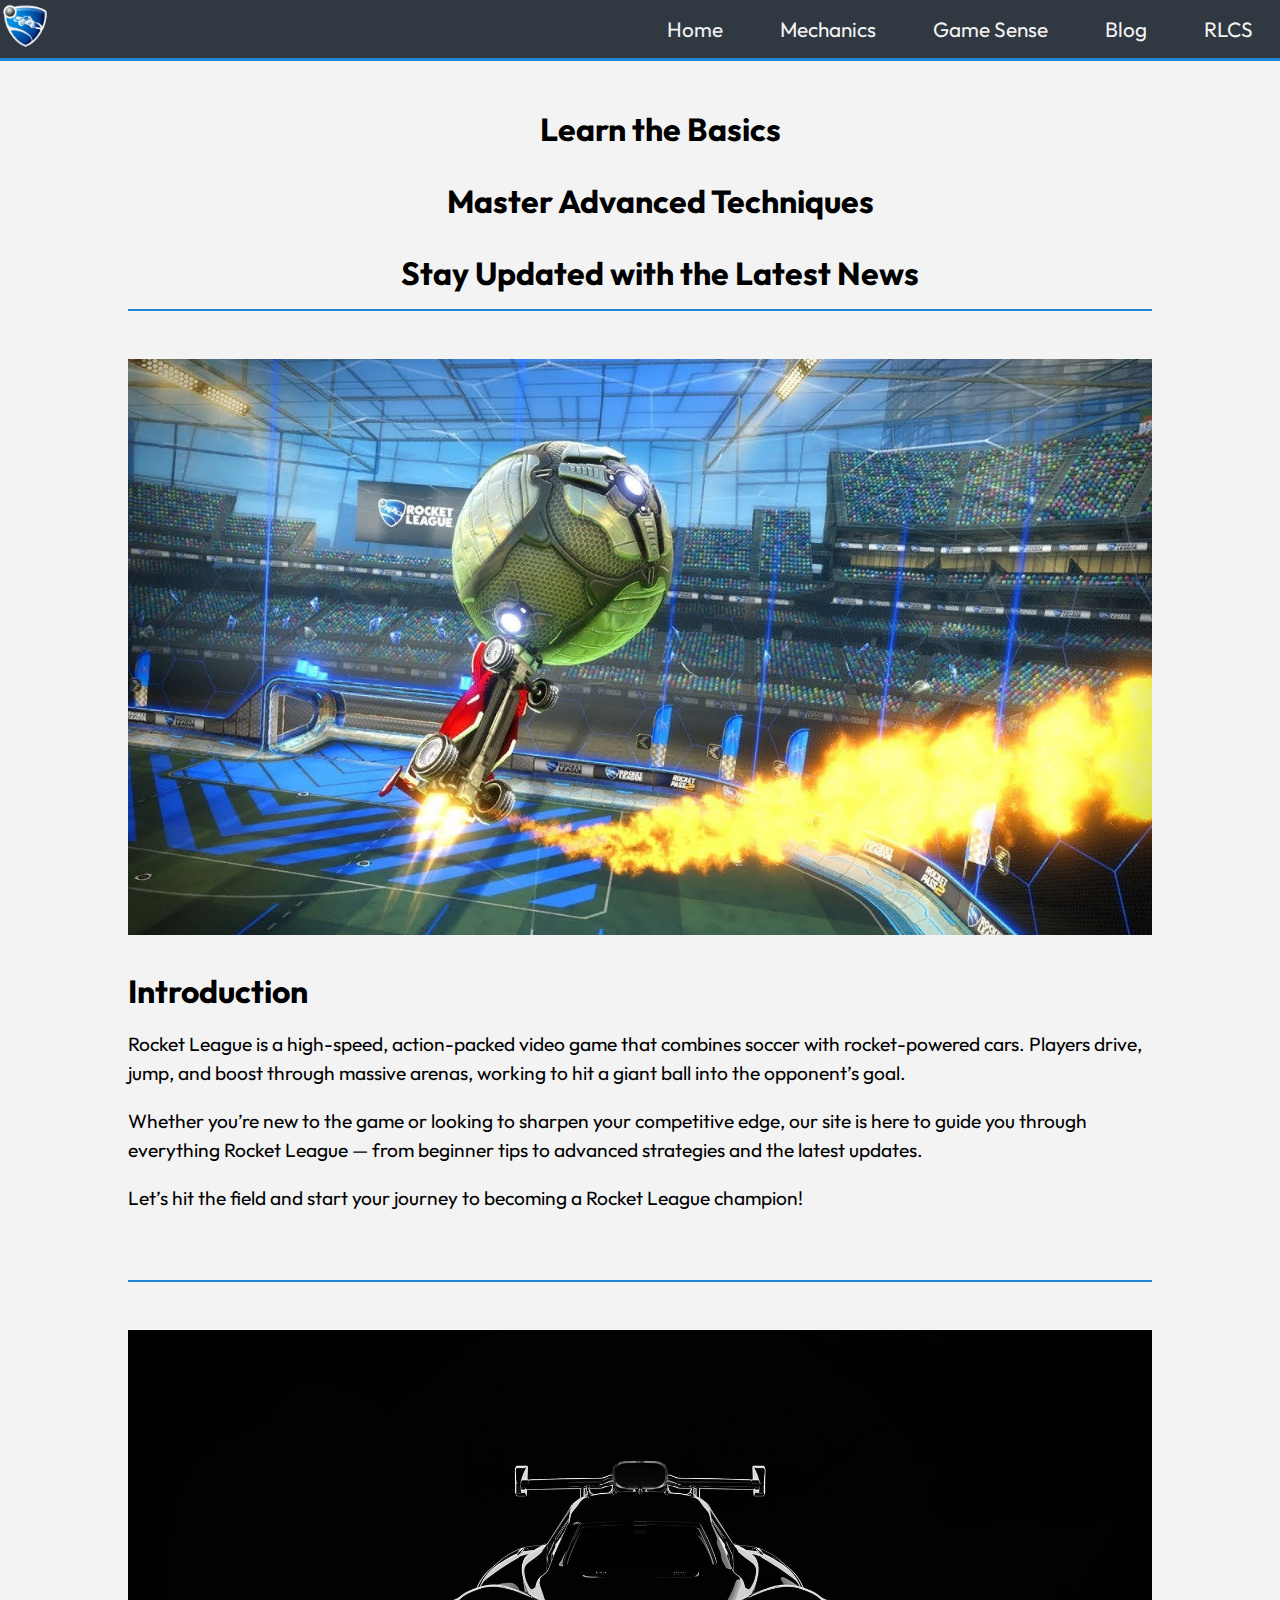
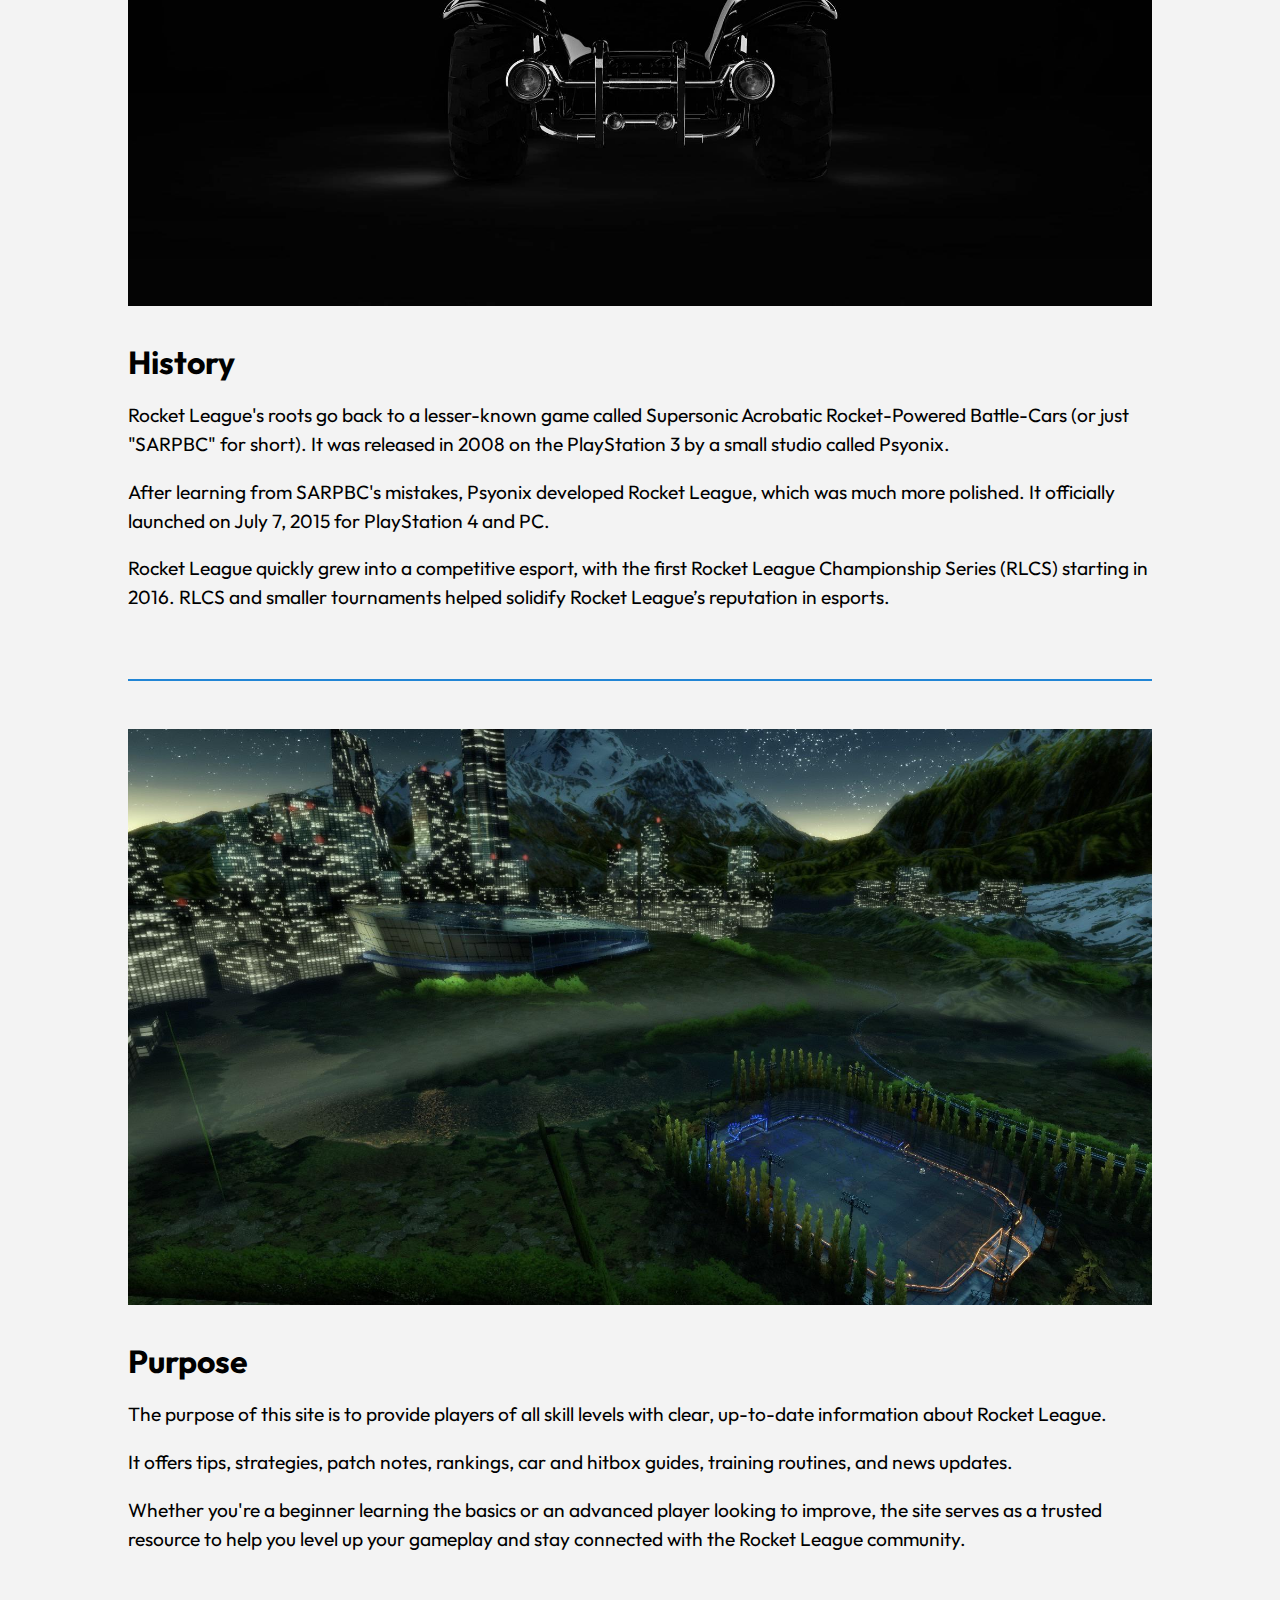
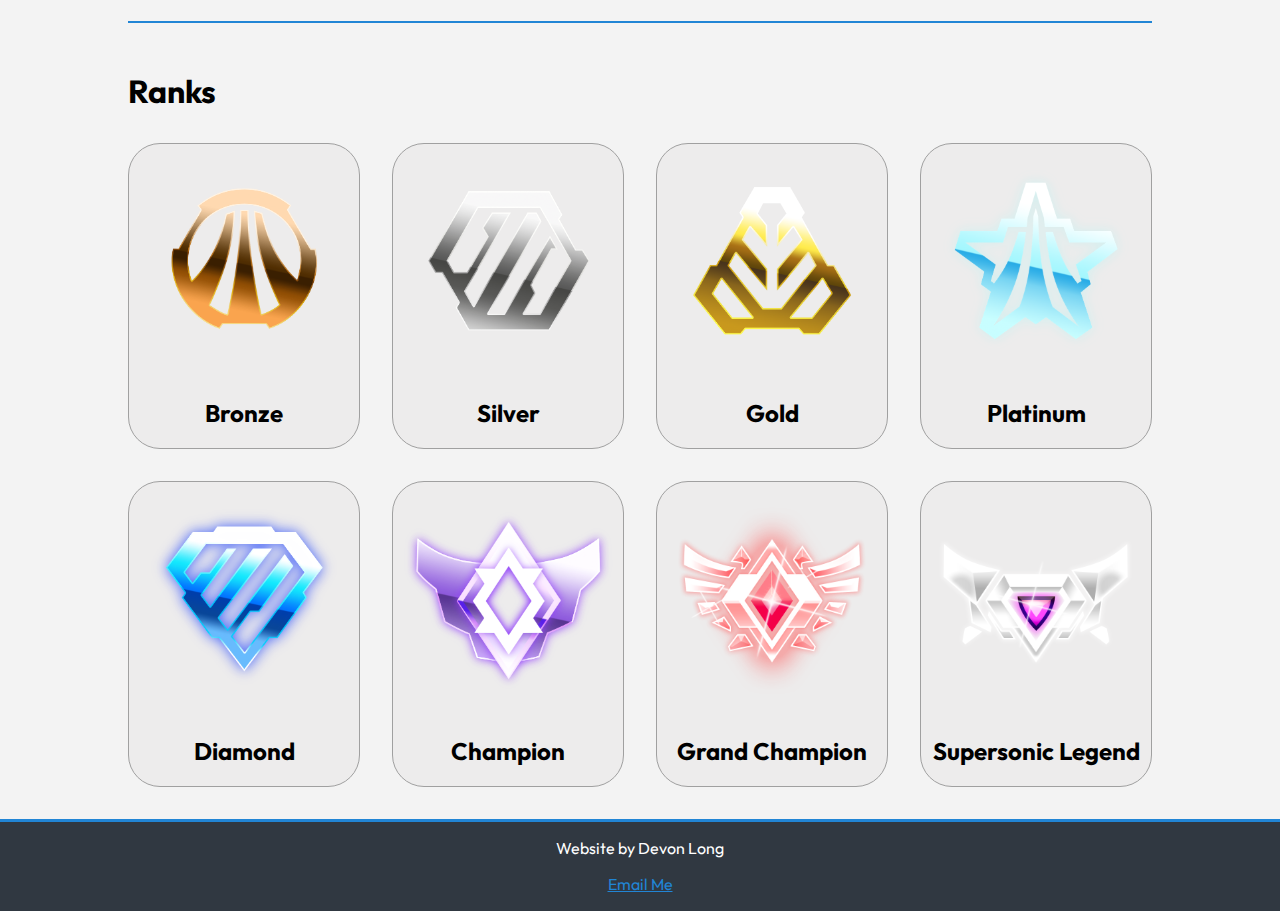
<file: index.html>
<!DOCTYPE html>
<html lang="en">
<head>
    <meta charset="UTF-8">
    <meta name="viewport" content="width=device-width, initial-scale=1.0">
    <title>How-to Rocket League</title>
    <link href="style.css" rel="stylesheet" type="text/css">
    <link href="https://fonts.googleapis.com/css2?family=Outfit:wght@100..900&display=swap" rel="stylesheet">
</head>

<body>
    <header>
        <div class="navbar">
            <img src="images/logo.png" alt="logo">
            <nav>
                <ul>
                    <li><a href=index.html>Home</a></li>
                    <li><a href="mechanics.html">Mechanics</a></li>
                    <li><a href="gamesense.html">Game Sense</a></li>
                    <li><a href="https://rocketleaguemechs.wordpress.com/2024/11/03/rocket-leagues-mechanics/">Blog</a></li>
                    <li><a href="https://liquipedia.net/rocketleague/Rocket_League_Championship_Series/2025">RLCS</a></li>
                </ul>
            </nav>
        </div>
    </header>

    <ul class="topInfo">
        <li>Learn the Basics</li>
        <li>Master Advanced Techniques</li>
        <li>Stay Updated with the Latest News</li>
    </ul>
    <hr class="customHR">

    <div class="container">
        <div>
            <img src="images/introPic.jpg" alt="Mid-air car soccer">
        </div>
        <div>
            <h3>Introduction</h3>
            <p>Rocket League is a high-speed, action-packed video game that 
                combines soccer with rocket-powered cars. Players drive, 
                jump, and boost through massive arenas, working to hit a 
                giant ball into the opponent’s goal.
            <p>
                Whether you’re new to 
                the game or looking to sharpen your competitive edge, our 
                site is here to guide you through everything Rocket League — 
                from beginner tips to advanced strategies and the latest 
                updates.
            </p>
            <p>
                Let’s hit the field and start your journey to 
                becoming a Rocket League champion!</p>
            </p>
        </div>
    </div>
    <hr>
    <div class="container">
        <div>
            <img src="images/black_car.jpg" alt="black octane">
        </div>
        <div>
            <h3>History</h3>
            <p>Rocket League's roots go back to a lesser-known game called Supersonic Acrobatic Rocket-Powered Battle-Cars (or just "SARPBC" for short). 
                It was released in 2008 on the PlayStation 3 by a small studio called Psyonix. </p>
            <p>After learning from SARPBC's mistakes, Psyonix developed 
                Rocket League, which was much more polished. It officially launched on July 7, 2015 for PlayStation 4 and PC.</p> 
            <p>Rocket League quickly grew 
                into a competitive esport, with the first Rocket League Championship Series (RLCS) starting in 2016. RLCS and smaller tournaments helped 
                solidify Rocket League’s reputation in esports.</p> 
        </div>
    </div>
    <hr>
    <div class="container">
        <div>
            <img src="images/purposeStadium.jpg" alt="stadium">
        </div>
        <div>
        <h3>Purpose</h3>
            <p>The purpose of this site is to provide players of all skill levels with clear, up-to-date information about Rocket League.  </p>
            <p>It offers tips, strategies, patch notes, rankings, car and hitbox guides, training routines, and news updates.</p> 
            <p>Whether you're a beginner learning the basics or an advanced player looking to improve, the site serves as a trusted 
                resource to help you level up your gameplay and stay connected with the Rocket League community.</p> 
                
        
        </div>
    </div>
    <hr>
    <h1 id="ranksH1">Ranks</h1>
    <div class="rank-container">

        <div>
            <img src="images/bronze.png" alt="bronze logo">
            <h2>Bronze</h2>
        </div>
        <div>
            <img src="images/silver.png" alt="silver logo">
            <h2>Silver</h2>
        </div>
        <div>
            <img src="images/gold.png" alt="gold logo">
            <h2>Gold</h2>
        </div>
        <div>
            <img src="images/plat.png" alt="plat logo">
            <h2>Platinum</h2>
        </div>
        <div>
            <img src="images/diamond.png" alt="diamond logo">
            <h2>Diamond</h2>
        </div>
        <div>
            <img src="images/champ.png" alt="champ logo">
            <h2>Champion</h2>
        </div>
        <div>
            <img src="images/gc.png" alt="grand-champ logo">
            <h2>Grand Champion</h2>
        </div>
        <div>
            <img src="images/ssl.png" alt="supersonic legend logo">
            <h2>Supersonic Legend</h2>
        </div>
    </div>
</body>

<footer>    
    <p>Website by Devon Long</p>
    <p><a href="mailto:dlong4@scholar.yc.edu">Email Me</a></p>
</footer>

</html>
</file>
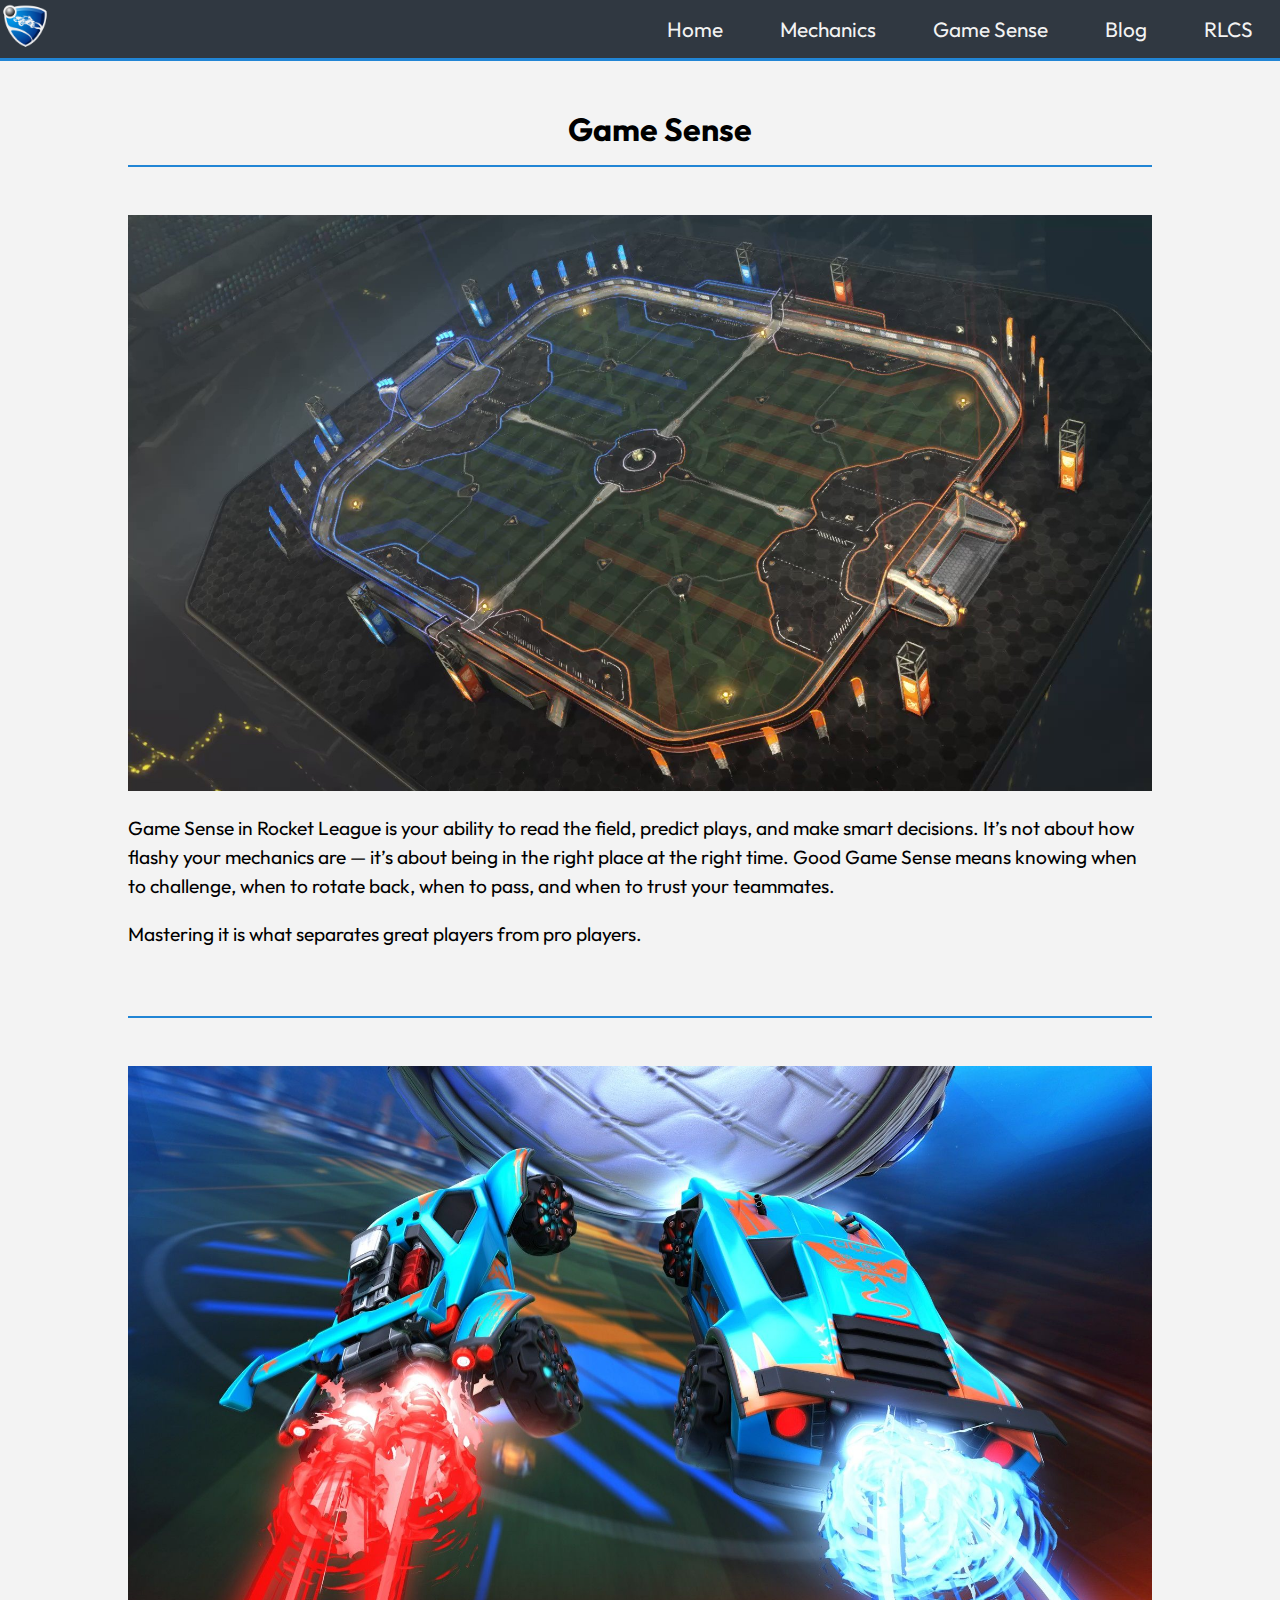
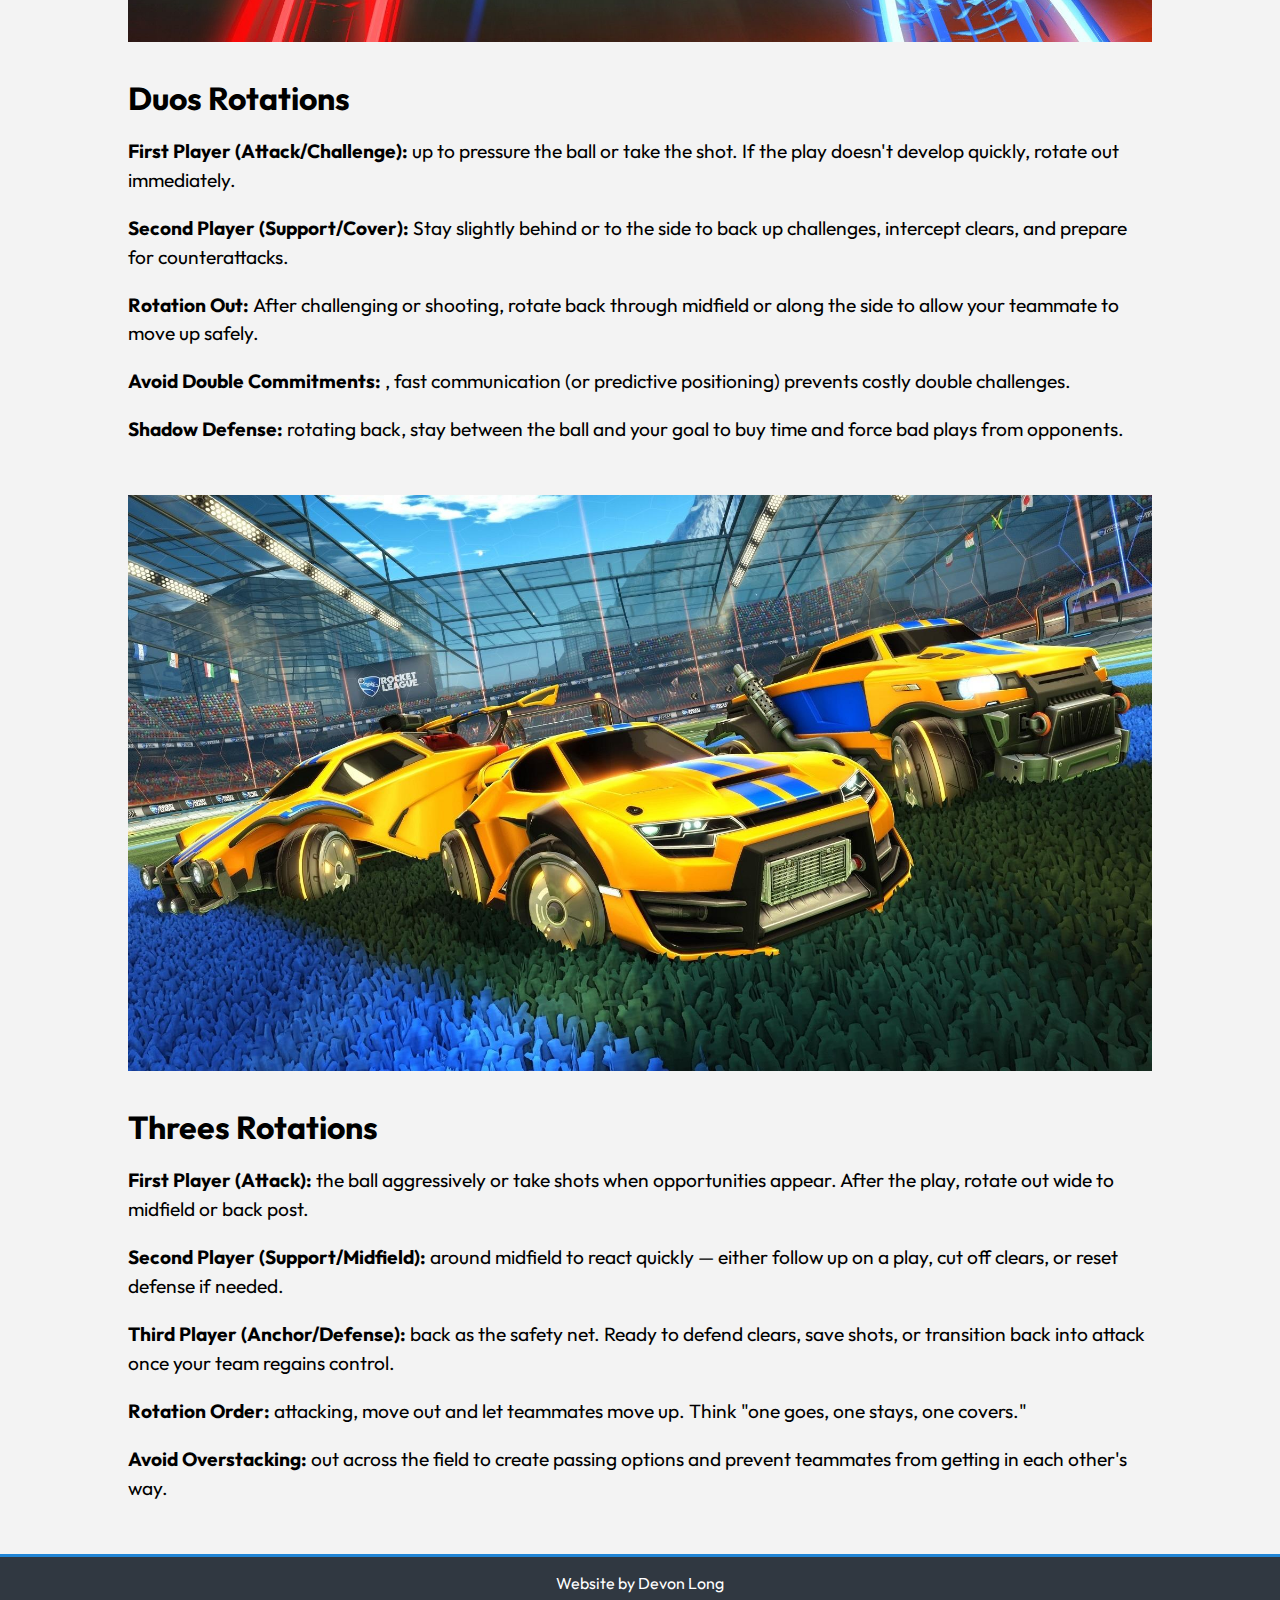
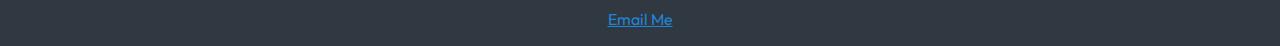
<file: gamesense.html>
<!DOCTYPE html>
<html lang="en">
<head>
    <meta charset="UTF-8">
    <meta name="viewport" content="width=device-width, initial-scale=1.0">
    <title>How-To Rocket League Gamesense</title>
    <link href="style.css" rel="stylesheet" type="text/css">
    <link href="https://fonts.googleapis.com/css2?family=Outfit:wght@100..900&display=swap" rel="stylesheet">
</head>

<body>
    <header>
        <div class="navbar">
            <img src="images/logo.png" alt="logo">
            <nav>
                <ul>
                    <li><a href=index.html>Home</a></li>
                    <li><a href="mechanics.html">Mechanics</a></li>
                    <li><a href="gamesense.html">Game Sense</a></li>
                    <li><a href="https://rocketleaguemechs.wordpress.com/2024/11/03/rocket-leagues-mechanics/">Blog</a></li>
                    <li><a href="https://liquipedia.net/rocketleague/Rocket_League_Championship_Series/2025">RLCS</a></li>
                </ul>
            </nav>
        </div>
    </header>

    <ul class="topInfo">
        <li>Game Sense</li>
    </ul>
    <hr class="customHR">
    <div class="container">
    <div id="gameSensePhoto">
        <img src="images/topDown.jpg" alt="mechanics photo">
        <p>Game Sense in Rocket League is your ability to read the field, predict plays, and make smart decisions.
            It’s not about how flashy your mechanics are — it’s about being in the right place at the right time.
            Good Game Sense means knowing when to challenge, when to rotate back, when to pass, and when to trust your teammates.</p>
        <p>Mastering it is what separates great players from pro players.</p>
    </div>
</div>
    <hr>
    <div class="container">
        <div>
            <img src="images/duos.jpg" alt="duo team">
        </div>
        <div>
            <h3>Duos Rotations</h3>
            <p><b>First Player (Attack/Challenge): </b> up to pressure the ball or take the shot. If the play doesn't develop quickly, rotate out immediately.</p>
            <p><b>Second Player (Support/Cover): </b>Stay slightly behind or to the side to back up challenges, intercept clears, and prepare for counterattacks.</p>
            <p><b>Rotation Out: </b>After challenging or shooting, rotate back through midfield or along the side to allow your teammate to move up safely.</p>
            <p><b>Avoid Double Commitments: </b>, fast communication (or predictive positioning) prevents costly double challenges.</p>
            <p><b>Shadow Defense: </b> rotating back, stay between the ball and your goal to buy time and force bad plays from opponents.</p>
        </div>
        <div>
            <img src="images/threes.jpg" alt="threes team">
        </div>
        <div>
            <h3>Threes Rotations</h3>
            <p><b>First Player (Attack): </b> the ball aggressively or take shots when opportunities appear. After the play, rotate out wide to midfield or back post.</p>
            <p><b>Second Player (Support/Midfield): </b> around midfield to react quickly — either follow up on a play, cut off clears, or reset defense if needed.</p>
            <p><b>Third Player (Anchor/Defense): </b> back as the safety net. Ready to defend clears, save shots, or transition back into attack once your team regains control.</p>
            <p><b>Rotation Order: </b> attacking, move out and let teammates move up. Think "one goes, one stays, one covers."</p>
            <p><b>Avoid Overstacking: </b> out across the field to create passing options and prevent teammates from getting in each other's way.</p>
        </div>
    </div>
</body>
<footer>    
    <p>Website by Devon Long</p>
    <p><a href="mailto:dlong4@scholar.yc.edu">Email Me</a></p>
</footer>
</file>
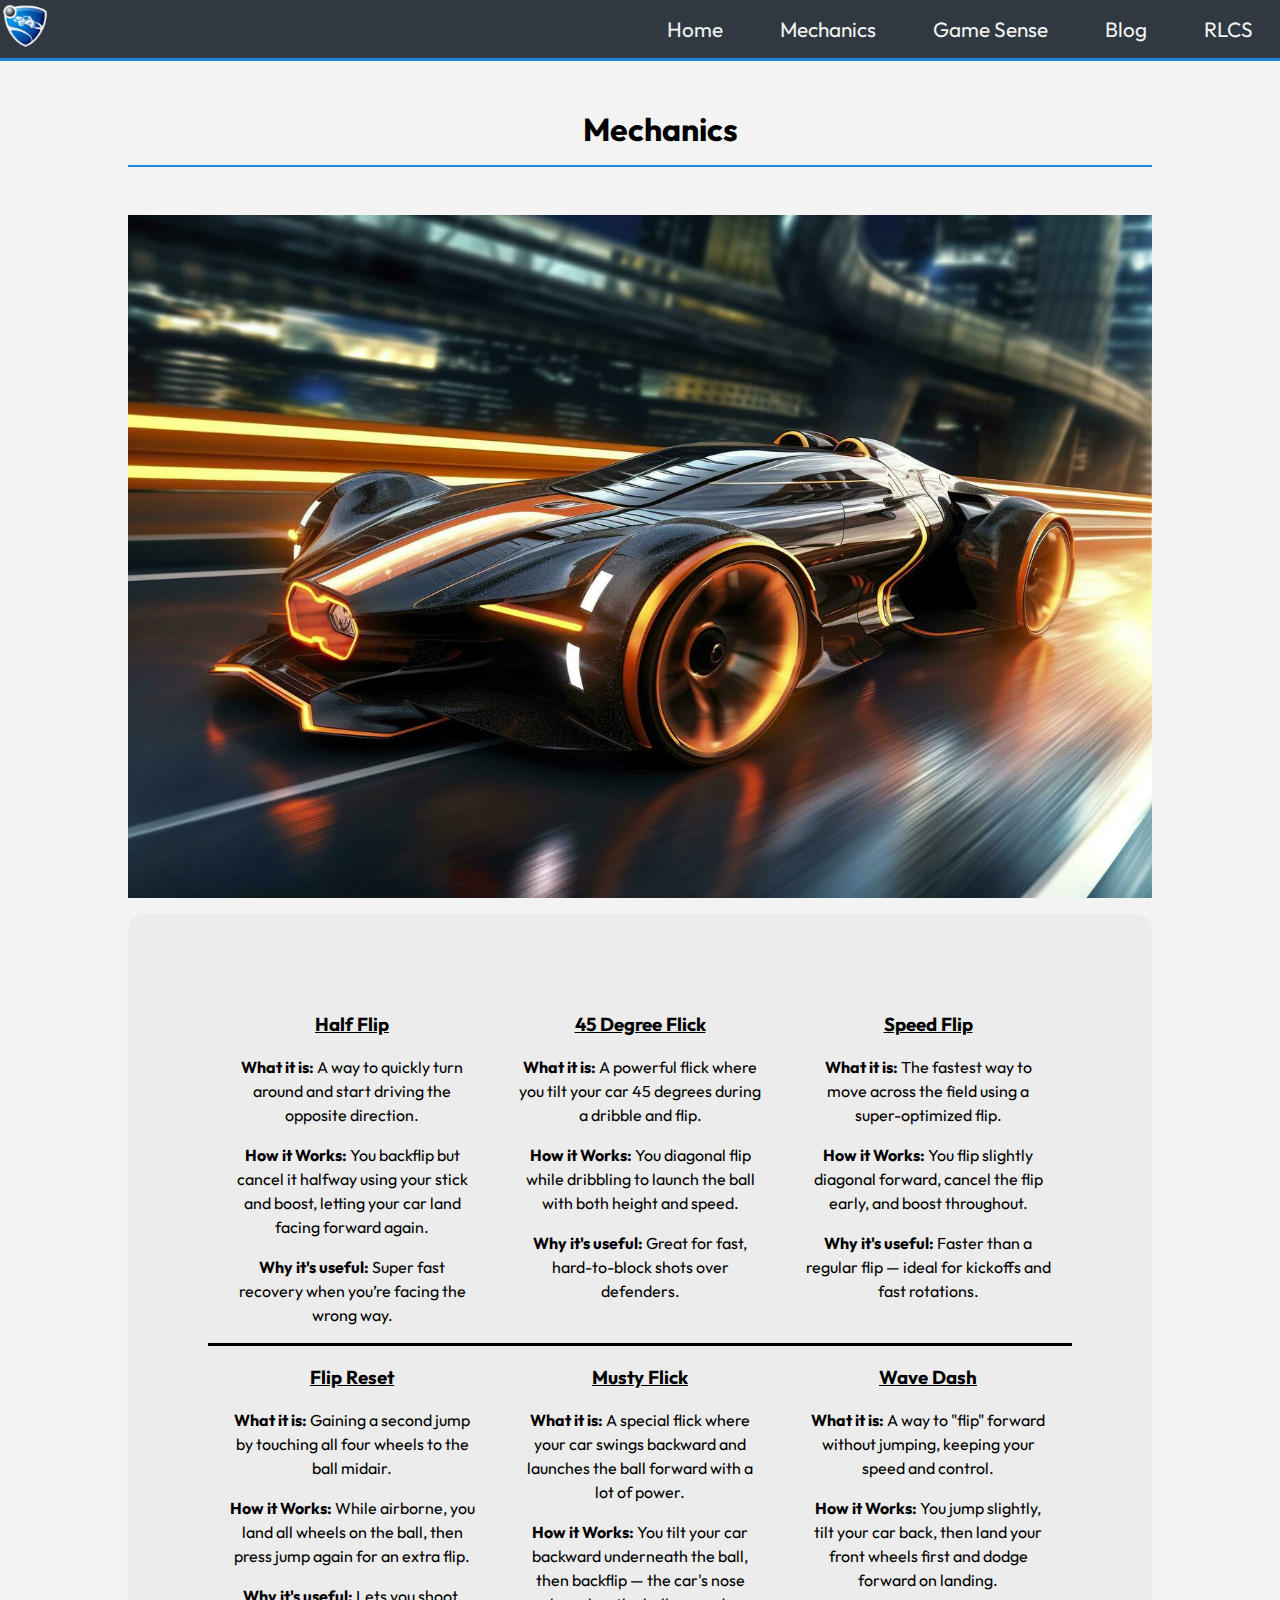
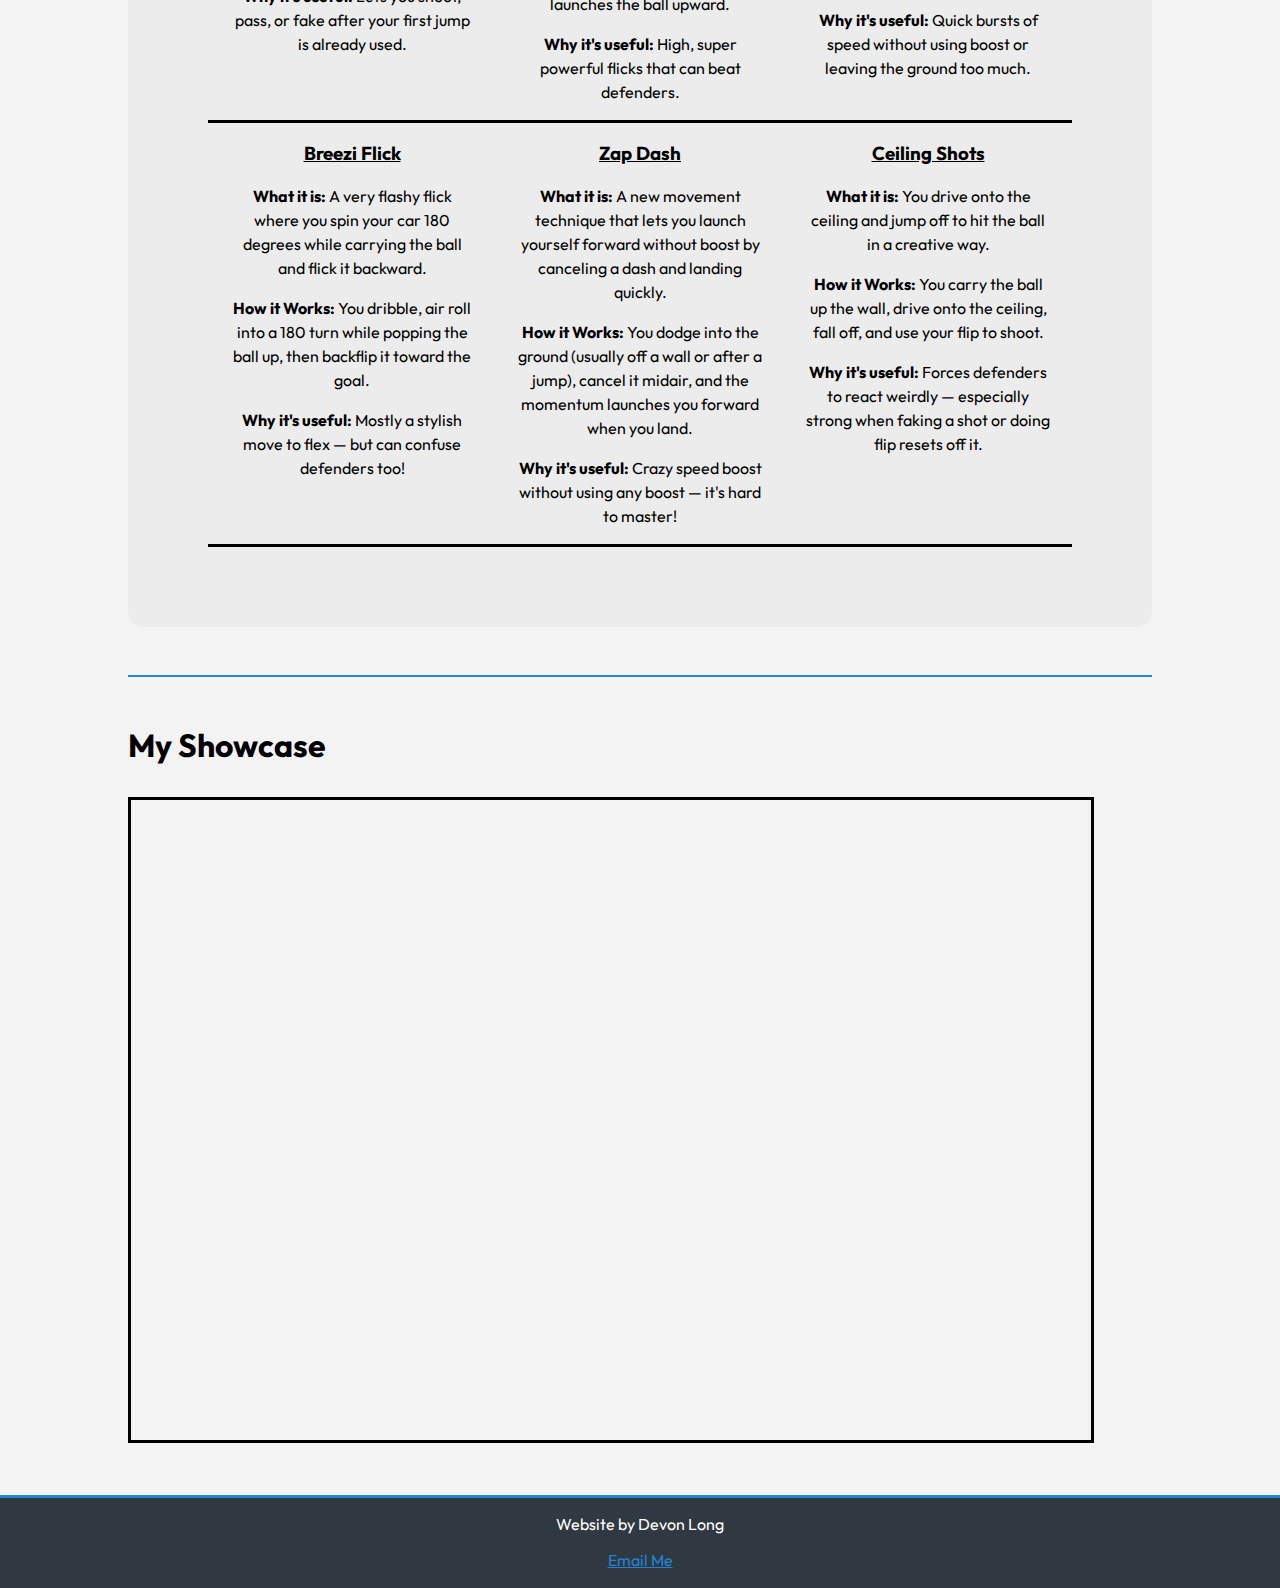
<file: mechanics.html>
<!DOCTYPE html>
<html lang="en">
<head>
    <meta charset="UTF-8">
    <meta name="viewport" content="width=device-width, initial-scale=1.0">
    <title>How-To Rocket League Mechanics</title>
    <link href="style.css" rel="stylesheet" type="text/css">
    <link href="https://fonts.googleapis.com/css2?family=Outfit:wght@100..900&display=swap" rel="stylesheet">
</head>

<body>
    <header>
        <div class="navbar">
            <img src="images/logo.png" alt="logo">
            <nav>
                <ul>
                    <li><a href="index.html">Home</a></li>
                    <li><a href="mechanics.html">Mechanics</a></li>
                    <li><a href="gamesense.html">Game Sense</a></li>
                    <li><a href="https://rocketleaguemechs.wordpress.com/2024/11/03/rocket-leagues-mechanics/">Blog</a></li>
                    <li><a href="https://liquipedia.net/rocketleague/Rocket_League_Championship_Series/2025">RLCS</a></li>
                </ul>
            </nav>
        </div>
    </header>

    <ul class="topInfo">
        <li>Mechanics</li>
    </ul>
    <hr class="customHR">

    <div class="container">
        <img src="images/mechanicsPhoto.jpg" alt="mechanics photo">
    </div>

    <div class="mechanics-container">
        <div>
            <h3>Half Flip</h3>
            <p><b>What it is: </b>A way to quickly turn around and start driving the opposite direction.</p>
            <p><b>How it Works: </b>You backflip but cancel it halfway using your stick and boost, letting your car land facing forward again.</p>
            <p><b>Why it's useful: </b>Super fast recovery when you’re facing the wrong way.</p>
        </div>
        <div>
            <h3>45 Degree Flick</h3>
            <p><b>What it is: </b>A powerful flick where you tilt your car 45 degrees during a dribble and flip.</p>
            <p><b>How it Works: </b>You diagonal flip while dribbling to launch the ball with both height and speed.</p>
            <p><b>Why it's useful: </b>Great for fast, hard-to-block shots over defenders.</p>
        </div>
        <div>
            <h3>Speed Flip</h3>
            <p><b>What it is: </b>The fastest way to move across the field using a super-optimized flip.</p>
            <p><b>How it Works: </b>You flip slightly diagonal forward, cancel the flip early, and boost throughout.</p>
            <p><b>Why it's useful: </b>Faster than a regular flip — ideal for kickoffs and fast rotations.</p>
        </div>
        <div>
            <h3>Flip Reset</h3>
            <p><b>What it is: </b>Gaining a second jump by touching all four wheels to the ball midair.</p>
            <p><b>How it Works: </b>While airborne, you land all wheels on the ball, then press jump again for an extra flip.</p>
            <p><b>Why it's useful: </b>Lets you shoot, pass, or fake after your first jump is already used.</p>
        </div>
        <div>
            <h3>Musty Flick</h3>
            <p><b>What it is: </b>A special flick where your car swings backward and launches the ball forward with a lot of power.</p>
            <p><b>How it Works: </b>You tilt your car backward underneath the ball, then backflip — the car's nose launches the ball upward.</p>
            <p><b>Why it's useful: </b>High, super powerful flicks that can beat defenders.</p>
        </div>
        <div>
            <h3>Wave Dash</h3>
            <p><b>What it is: </b>A way to "flip" forward without jumping, keeping your speed and control.</p>
            <p><b>How it Works: </b>You jump slightly, tilt your car back, then land your front wheels first and dodge forward on landing.</p>
            <p><b>Why it's useful: </b>Quick bursts of speed without using boost or leaving the ground too much.</p>
        </div>
        <div>
            <h3>Breezi Flick</h3>
            <p><b>What it is: </b>A very flashy flick where you spin your car 180 degrees while carrying the ball and flick it backward.</p>
            <p><b>How it Works: </b>You dribble, air roll into a 180 turn while popping the ball up, then backflip it toward the goal.</p>
            <p><b>Why it's useful: </b>Mostly a stylish move to flex — but can confuse defenders too!</p>
        </div>
        <div>
            <h3>Zap Dash</h3>
            <p><b>What it is: </b>A new movement technique that lets you launch yourself forward without boost by canceling a dash and landing quickly.</p>
            <p><b>How it Works: </b>You dodge into the ground (usually off a wall or after a jump), cancel it midair, and the momentum launches you forward when you land.</p>
            <p><b>Why it's useful: </b>Crazy speed boost without using any boost — it's hard to master!</p>
        </div>
        <div>
            <h3>Ceiling Shots</h3>
            <p><b>What it is: </b>You drive onto the ceiling and jump off to hit the ball in a creative way.</p>
            <p><b>How it Works: </b>You carry the ball up the wall, drive onto the ceiling, fall off, and use your flip to shoot.</p>
            <p><b>Why it's useful: </b>Forces defenders to react weirdly — especially strong when faking a shot or doing flip resets off it.</p>
        </div>
    </div>
    <hr>
    
    <h1 id="showcase">My Showcase</h1>
    <iframe width="960" height="640" src="https://www.youtube.com/embed/KGnhBs6ndyA"></iframe>
</body>
<footer>    
    <p>Website by Devon Long</p>
    <p><a href="mailto:dlong4@scholar.yc.edu">Email Me</a></p>
</footer>
</file>
<file: style.css>
body {
    margin: 0;
    padding: 0;
    background-color: #F3F3F3;
    font-family: "Outfit", sans-serif;
}

h1 {
    margin-left: 15%;
    font-size: 2rem;
}

hr {
    width: 80%; 
    height: 2px; 
    background-color: #2185D5; 
    border: none; 
    margin: 3rem auto;
}

.navbar > img {
    width: auto;
    height: 50px;
}

.navbar {
    display: flex;
    justify-content: space-between;
    background-color: #303841;
    width: 100%;
    border-bottom: 3px solid #2185D5;
}

.navbar li {
    list-style: none;
    display: inline-block;
    font-size: 1.3em;
    color: #F3F3F3;
    text-decoration: none;
}

.navbar li a {
    color: #F3F3F3;
    text-decoration: none;
    padding: .3em 1.3em .8em 1.3em;
    border-top-right-radius: 4px;
    border-top-left-radius: 4px;
}

.navbar li a:hover {
    text-decoration: none;
    border-top: 3px #2185D5 solid;
    border-right: 3px #2185D5 solid;
    border-left: 3px #2185D5 solid;
    border-bottom: 3px #F3F3F3 solid;
}

.container {
    display: grid;
    grid-template-columns: repeat(1, 1fr);
    gap: 2rem;
    margin: 1rem 25% 0 25%;
}

.container img {
    object-fit: fill;
    width: 100%;
}

.container p {
    font-size: 1.2em;
    line-height: 1.5em;
}

.container h3 {
    font-size: 2em;
    margin: 0
}


.rank-container {
    display: grid;
    grid-template-columns: repeat(4, 1fr);
    gap: 2rem;
    margin: 1rem 25% 0 25%;
}

#ranksH1 {
    margin: 1rem 25% 0 25%;
}

.rank-container > div {
    background-color: #dbd7d73d;
    border-radius: 2em;
    border: .1em solid #a0a0a0;
    text-align: center;
    color: black;  
} 
.rank-container img {
    object-fit: fill;
    width: 100%;
}

footer {

    background-color: #303841;
    padding-bottom: .1em;
    width: 100%;
    color: rgb(255, 255, 255);
    text-align: center;
    border-top: 3px #2185D5 solid;
    color: white;
    margin-top: 2rem;
}

footer a {
    color: #2185D5;
}

.topInfo {
    list-style: none;
    display: flex;
    justify-content: space-evenly;
}

.topInfo li {
    font-size: 2rem;
    font-weight: bolder;  
    padding: 1em 3em 0 3em;  
    text-align: center;
}

.customHR {
    margin-top: 0;
}

/* #mechanicsPhoto > img {
    display: flex;
    margin: auto;
} */



.mechanics-container {
    display: grid;
    grid-template-columns: repeat(3, 1fr);
    margin: 1rem 25% 0 25%;
    text-align: center;
    background-color: #dbd7d73d;
    padding: 5em;
    line-height: 1.5em;
    border-radius: 1em;

}

.mechanics-container div {
    border-bottom: 3px solid black;
    padding: 0 1.3em 0 1.3em;
}

.mechanics-container h3 {
    text-decoration: underline;
}

#showcase {
    margin: 0rem 25% 1em 25%;
}

iframe {
    margin: 0rem 25% 0 25%;
    border: 3px black solid;
}





/* Media Queries */

/* 999px */

@media (max-width: 999px) {
    .navbar {
        display: block;
    }
    .navbar > img {
        display: block;
        margin: auto;
    }
    .navbar li {
        display: block;
        text-align: center;
        font-size: 2.5em;
    }

    .navbar li a {
        padding: 5px;
    }

    ul {
        padding: 0;
    }
    .topInfo {
        display: block;
        text-align: center;
        
    }

    .rank-container {
        grid-template-columns: repeat(2, 1fr);
        margin: 0rem 10% 1em 10%;
    }
    .container{
        margin: 0rem 10% 1em 10%;
    }
    .navbar li a:hover {
        border: none;
        background-color: #F3F3F3;
        color: black;
    }

    .mechanics-container {
        grid-template-columns: repeat(2, 1fr);
        margin: auto;
        padding: .3em;
    }

    iframe {
        max-width: 90%;
        margin: 0 5% 1% 5%;
    }

    

    #showcase {
        margin: 0 5% 1% 5%; 
    }

    #mechanicsPhoto > img {
        display: flex;
        margin: auto;
    }
    #ranksH1 {
        margin: 0rem 10% 1em 10%;
    }
}

/* 1000 — 1600px */
@media (min-width: 1000px) and (max-width: 1600px){
    .topInfo {
        display: block;
        text-align: center;
    }
    
    .rank-container {
        margin: 0rem 10% 1em 10%;
    }
    .container{
        margin: 0rem 10% 1em 10%;
        grid-template-columns: repeat(1, 1fr);
    }
    
    iframe {
        max-width: 90%;
        margin: 0rem 10% 1em 10%;
    }

    #mechanicsPhoto > img {
        display: flex;
        margin: auto;
        padding-bottom: 2em;

    }
    .mechanics-container {
        grid-template-columns: repeat(3, 1fr);
        margin: 0rem 10% 1em 10%;
    }
    #showcase {
        margin: 0rem 10% 1em 10%;
    }
    #ranksH1 {
        margin: 0rem 10% 1em 10%;
    }
  }
</file>
